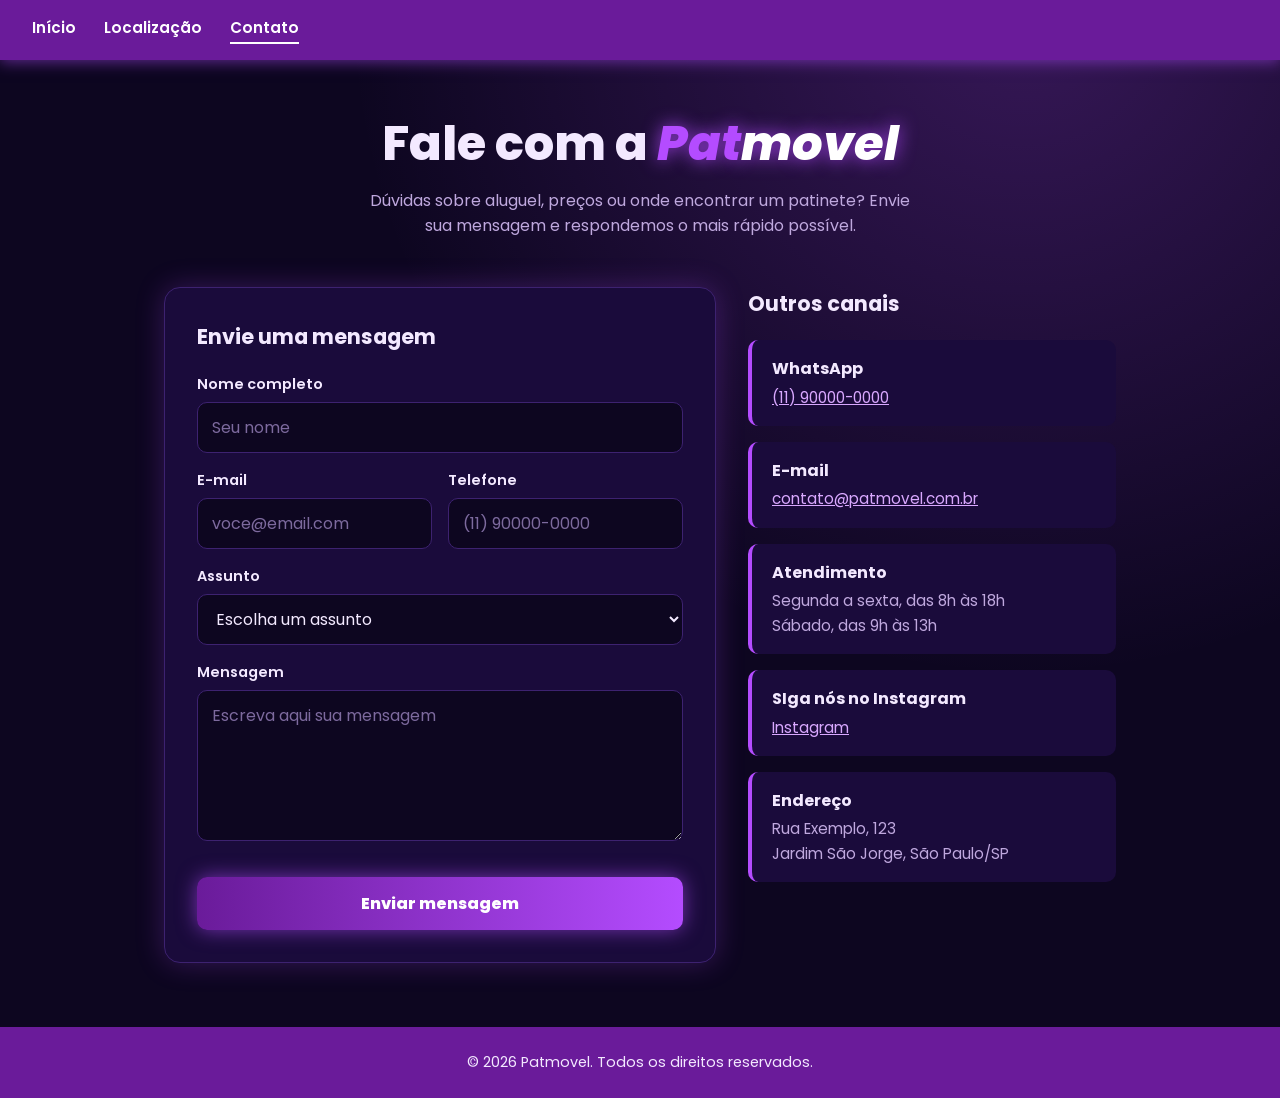
<file: contato.html>
<!DOCTYPE html>
<html lang="pt-BR">
<head>
  <meta charset="UTF-8">
  <meta name="viewport" content="width=device-width, initial-scale=1.0">
  <title>Contato | Patmovel</title>
  <link rel="preconnect" href="https://fonts.googleapis.com">
  <link rel="preconnect" href="https://fonts.gstatic.com" crossorigin>
  <link href="https://fonts.googleapis.com/css2?family=Poppins:ital,wght@0,400;0,600;0,800;1,800&display=swap" rel="stylesheet">
  <link rel="stylesheet" href="contato.css">
</head>
<body>


  <header class="topo">
    <nav class="menu" aria-label="Menu principal">
      <a href="home.html">Início</a>
      <a href="Localização.html">Localização</a>
      <a href="contato.html" class="ativo" aria-current="page">Contato</a>
    </nav>
  </header>

  <main>
    <section class="intro">
      <h1>Fale com a <span class="marca">Pat<strong>movel</strong></span></h1>
      <p>Dúvidas sobre aluguel, preços ou onde encontrar um patinete? Envie sua mensagem e respondemos o mais rápido possível.</p>
    </section>

    <section class="conteudo">

      <form class="formulario" action="mailto:contato@patmovel.com.br" method="post" enctype="text/plain">
        <h2>Envie uma mensagem</h2>

        <label for="nome">Nome completo</label>
        <input type="text" id="nome" name="nome" placeholder="Seu nome" required>

        <div class="linha">
          <div>
            <label for="email">E-mail</label>
            <input type="email" id="email" name="email" placeholder="voce@email.com" required>
          </div>
          <div>
            <label for="telefone">Telefone</label>
            <input type="tel" id="telefone" name="telefone" placeholder="(11) 90000-0000">
          </div>
        </div>

        <label for="assunto">Assunto</label>
        <select id="assunto" name="assunto" required>
          <option value="" disabled selected>Escolha um assunto</option>
          <option>Dúvida sobre aluguel</option>
          <option>Preços e planos</option>
          <option>Problema com um patinete</option>
          <option>Sugestão</option>
          <option>Outro</option>
        </select>

        <label for="mensagem">Mensagem</label>
        <textarea id="mensagem" name="mensagem" rows="5" placeholder="Escreva aqui sua mensagem" required></textarea>

        <button type="submit">Enviar mensagem</button>
      </form>

      <aside class="info">
        <h2>Outros canais</h2>

        <div class="card">
          <h3>WhatsApp</h3>
          <p><a href="https://wa.me/5511900000000">(11) 90000-0000</a></p>
        </div>

        <div class="card">
          <h3>E-mail</h3>
          <p><a href="mailto:contato@patmovel.com.br">contato@patmovel.com.br</a></p>
        </div>

        <div class="card">
          <h3>Atendimento</h3>
          <p>Segunda a sexta, das 8h às 18h<br>Sábado, das 9h às 13h</p>
        </div>

        <div class="card">
          <h3>SIga nós no Instagram</h3>
          <p>
            <a href="https://www.instagram.com/patmovel" target="_blank" rel="noopener noreferrer">Instagram</a><br>
            
          </p>
        </div>
        <div class="card">
          <h3>Endereço</h3>
          <p>Rua Exemplo, 123<br>Jardim São Jorge, São Paulo/SP</p>
        </div>

        
      </aside>

    </section>
  </main>

  <footer class="rodape">
    <p>&copy; 2026 Patmovel. Todos os direitos reservados.</p>
  </footer>

</body>
</html>
</file>
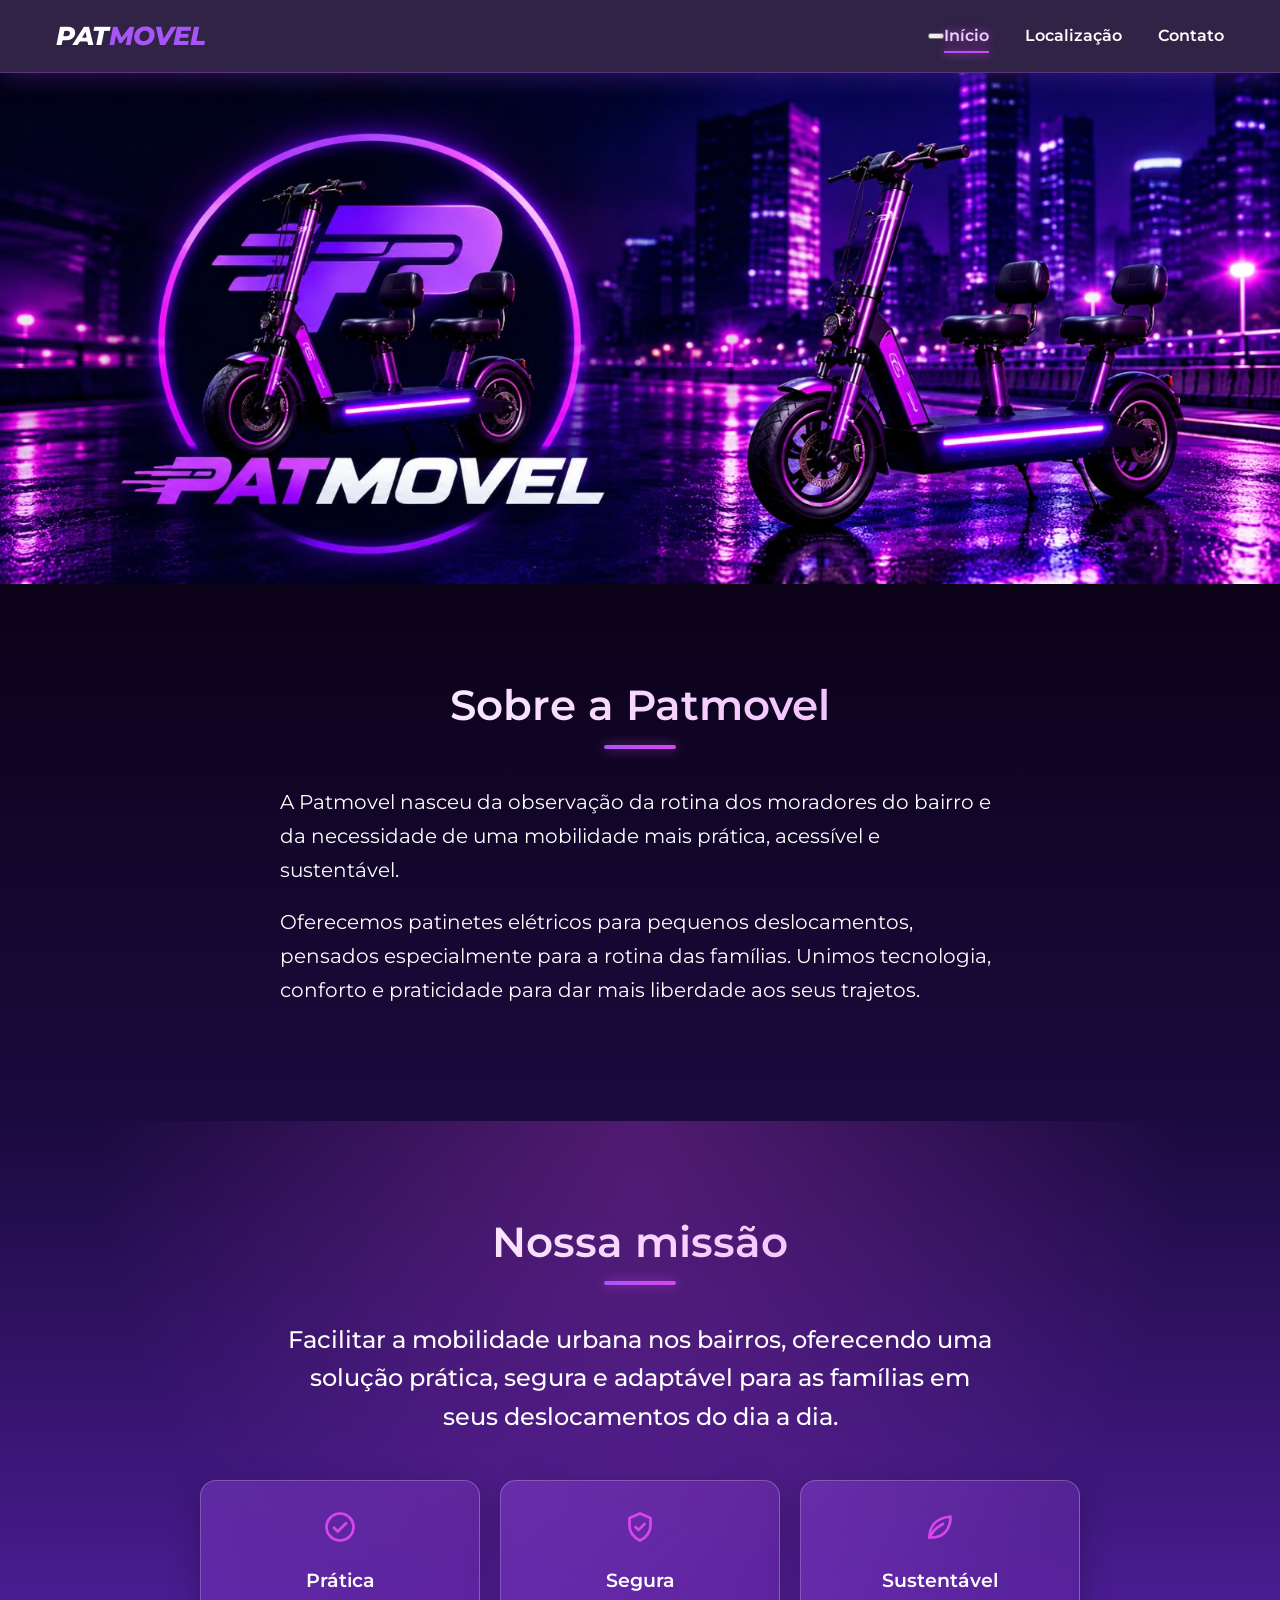
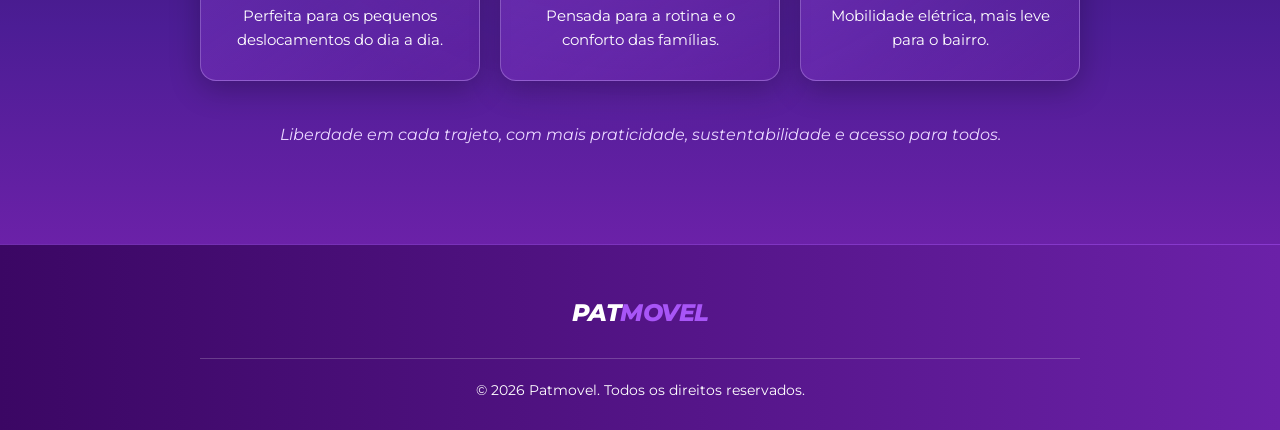
<file: home.html>
<!DOCTYPE html>
<html lang="pt-br">
<head>
    <meta charset="UTF-8">
    <meta name="viewport" content="width=device-width, initial-scale=1.0">
    <title>Patinetes</title>
    <link rel="stylesheet" href="reset.css">
    <link rel="stylesheet" href="home.css">
    <link rel="preconnect" href="https://fonts.googleapis.com">
<link rel="preconnect" href="https://fonts.gstatic.com" crossorigin>
<link href="https://fonts.googleapis.com/css2?family=Montserrat:ital,wght@0,100..900;1,100..900&display=swap" rel="stylesheet">
</head>

<body>
  <header>
    <div class="tudo">
    <nav class="menu" aria-label="Menu principal">
  <a href="#inicio" class="logo">PAT<span>MOVEL</span></a>

  <button class="patmovel" aria-label="Abrir menu" aria-expanded="false" aria-controls="links">
    <span></span><span></span><span></span>
  </button>

  <ul class="links" id="links">
    <li><a href="home.html" class="ativo">Início</a></li>
    <li><a href="Localização.html">Localização</a></li>
    <li><a href="contato.html">Contato</a></li>
  </ul>
</nav>
</header>

   <main>
     <img src="./patmovel.jpeg" alt="logo patmovel" class="logo">
     <section class="secao" id="sobre">
  <div class="container">
    <h2>Sobre a Patmovel</h2>
    <p class="texto">A Patmovel nasceu da observação da rotina dos moradores do bairro e da necessidade de uma mobilidade mais prática, acessível e sustentável.</p>
    <p class="texto">Oferecemos patinetes elétricos para pequenos deslocamentos, pensados especialmente para a rotina das famílias. Unimos tecnologia, conforto e praticidade para dar mais liberdade aos seus trajetos.</p>
  </div>
</section>

    <section class="secao alt" id="missao">
  <div class="container">
    <h2>Nossa missão</h2>
    <p class="destaque">Facilitar a mobilidade urbana nos bairros, oferecendo uma solução prática, segura e adaptável para as famílias em seus deslocamentos do dia a dia.</p>

    <div class="cards">
      <div class="card">
        <svg viewBox="0 0 24 24" aria-hidden="true"><circle cx="12" cy="12" r="9"/><path d="M8 12.5l2.5 2.5L16 9.5"/></svg>
        <h3>Prática</h3>
        <p>Perfeita para os pequenos deslocamentos do dia a dia.</p>
      </div>
      <div class="card">
        <svg viewBox="0 0 24 24" aria-hidden="true"><path d="M12 3l7 3v5c0 4.5-3 8-7 10-4-2-7-5.5-7-10V6l7-3z"/><path d="M9 12l2 2 4-4"/></svg>
        <h3>Segura</h3>
        <p>Pensada para a rotina e o conforto das famílias.</p>
      </div>
      <div class="card">
        <svg viewBox="0 0 24 24" aria-hidden="true"><path d="M5 19c0-8 5-13 14-14 0 9-5 14-13 14"/><path d="M5 19c2-4 5-7 9-9"/></svg>
        <h3>Sustentável</h3>
        <p>Mobilidade elétrica, mais leve para o bairro.</p>
      </div>
    </div>

    <p class="fecho">Liberdade em cada trajeto, com mais praticidade, sustentabilidade e acesso para todos.</p>
  </div>
</section>
    
   <footer class="rodape">
  <div class="container">
    <a href="#inicio" class="logo">PAT<span>MOVEL</span></a>
  <p class="copy">© 2026 Patmovel. Todos os direitos reservados.</p>
</footer>
</div>



</body>
</html>
</file>
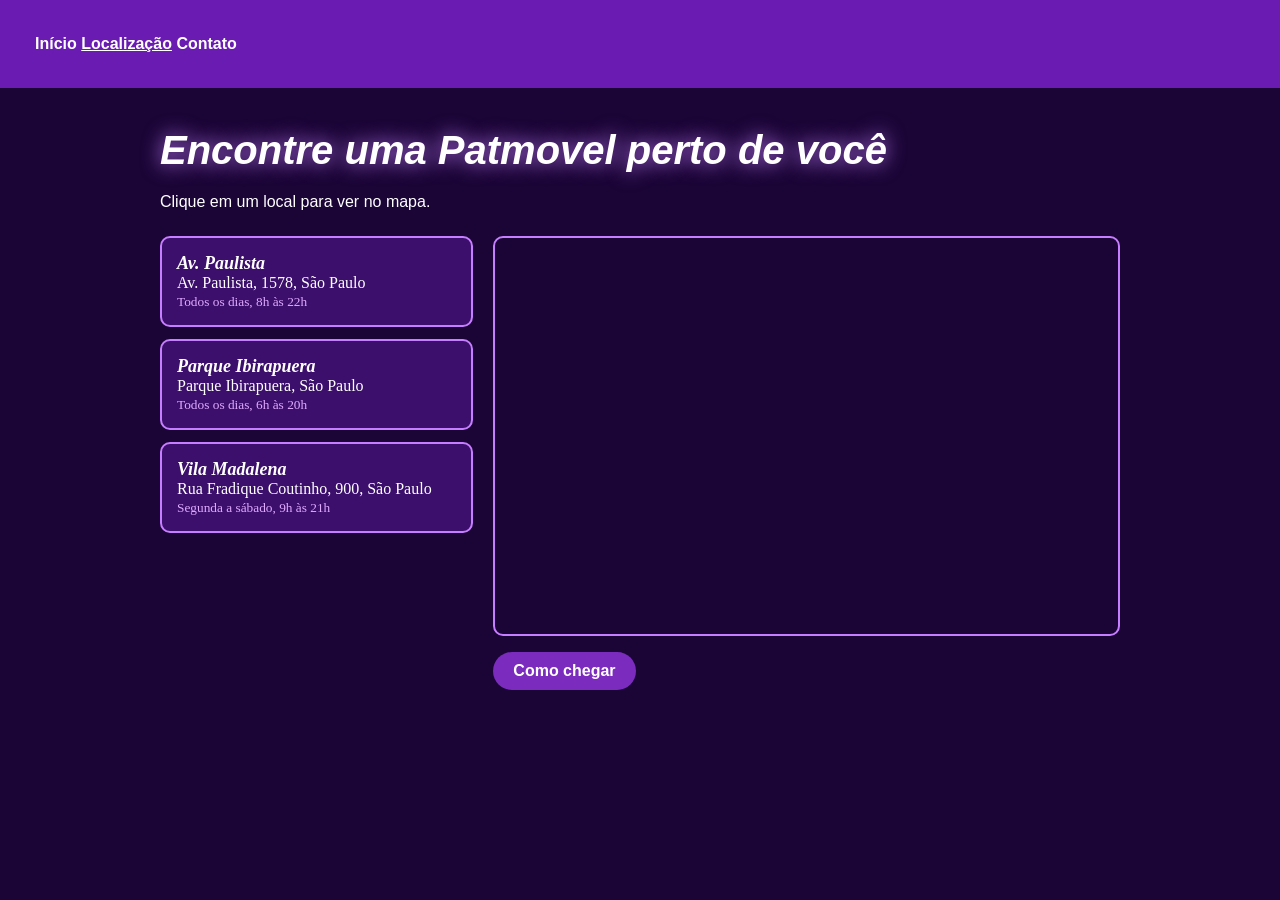
<file: Localização.html>
<!DOCTYPE html>
<html lang="pt-BR">
<head>
  <meta charset="UTF-8">
  <meta name="viewport" content="width=device-width, initial-scale=1">
  <title>Localização | Patmovel</title>
 

  <link rel="preconnect" href="https://fonts.googleapis.com">
  <link rel="preconnect" href="https://fonts.gstatic.com" crossorigin>
  <link href="https://fonts.googleapis.com/css2?family=Exo+2:ital,wght@0,400;0,600;1,700;1,800&display=swap" rel="stylesheet">
 

  <link rel="stylesheet" href="Localização.css">
</head>
<body>
 
  <header>
    <nav>
      <a href="home.html">Início</a>
      <a href="Localização.html" class="ativo">Localização</a>
      <a href="contato.html">Contato</a>
    </nav>
  </header>
    
  <main>
    
    <h1>Encontre uma Patmovel perto de você</h1>
    <p>Clique em um local para ver no mapa.</p>
 
    <div class="conteudo">
 
      <div class="lista">
 
        <button onclick="mostrarMapa('Av. Paulista, 1578, São Paulo')">
          <h2>Av. Paulista</h2>
          <p>Av. Paulista, 1578, São Paulo</p>
          <small>Todos os dias, 8h às 22h</small>
        </button>
 
        <button onclick="mostrarMapa('Parque Ibirapuera, São Paulo')">
          <h2>Parque Ibirapuera</h2>
          <p>Parque Ibirapuera, São Paulo</p>
          <small>Todos os dias, 6h às 20h</small>
        </button>
 
        <button onclick="mostrarMapa('Rua Fradique Coutinho, 900, São Paulo')">
          <h2>Vila Madalena</h2>
          <p>Rua Fradique Coutinho, 900, São Paulo</p>
          <small>Segunda a sábado, 9h às 21h</small>
        </button>
 
      </div>
 
    
      <div class="mapa">
        <iframe id="mapa" title="Mapa"
          src="https://www.google.com/maps?q=Av.+Paulista,+1578,+São+Paulo&output=embed"></iframe>
 
        <a id="rota" class="botao" target="_blank"
          href="https://www.google.com/maps/dir/?api=1&destination=Av.+Paulista,+1578,+São+Paulo">
          Como chegar
        </a>
      </div>
 
    </div>
  </main>
 
  <script>
    function mostrarMapa(endereco) {
      var endereco = encodeURIComponent(endereco); 
 
      document.getElementById("mapa").src =
        "https://www.google.com/maps?q=" + endereco + "&output=embed";
 
      document.getElementById("rota").href =
        "https://www.google.com/maps/dir/?api=1&destination=" + endereco;
    }
  </script>
 
</body>
</html>
</file>
<file: contato.css>
:root {
  --fundo: #0d0620;          
  --fundo-card: #1a0b3b;     
  --roxo-menu: #6a1b9a;      
  --roxo-neon: #b44cff;      
  --lilas: #d9a8ff;
  --texto: #f3e9ff;
  --texto-suave: #bfa8de;
  --borda: #3d2270;
}

* {
  box-sizing: border-box;
  margin: 0;
  padding: 0;
}

body {
  font-family: "Poppins", Arial, sans-serif;
  background:
    radial-gradient(circle at 80% 0%, rgba(180, 76, 255, 0.25), transparent 45%),
    var(--fundo);
  color: var(--texto);
  line-height: 1.6;
  min-height: 100vh;
}

a {
  color: var(--lilas);
}

.topo {
  background: var(--roxo-menu);
  box-shadow: 0 2px 14px rgba(180, 76, 255, 0.5);
  position: sticky;
  top: 0;
  z-index: 10;
}

.menu {
  display: flex;
  flex-wrap: wrap;
  gap: 28px;
  padding: 16px 32px;
}

.menu a {
  color: #fff;
  text-decoration: none;
  font-weight: 600;
  font-size: 0.95rem;
  padding-bottom: 2px;
  border-bottom: 2px solid transparent;
  transition: border-color 0.2s;
}

.menu a:hover,
.menu a.ativo {
  border-bottom-color: #fff;
}

.intro {
  max-width: 720px;
  margin: 0 auto;
  padding: 56px 24px 24px;
  text-align: center;
}

.intro h1 {
  font-size: clamp(2rem, 5vw, 3rem);
  font-weight: 800;
  line-height: 1.15;
  margin-bottom: 16px;
}

.marca {
  font-style: italic;
  color: var(--roxo-neon);
  text-shadow: 0 0 18px rgba(180, 76, 255, 0.8);
}

.marca strong {
  color: #fff;
  font-weight: 800;
}

.intro p {
  color: var(--texto-suave);
  max-width: 56ch;
  margin: 0 auto;
}

.conteudo {
  display: grid;
  grid-template-columns: 1.5fr 1fr;
  gap: 32px;
  max-width: 1000px;
  margin: 0 auto;
  padding: 24px 24px 64px;
}

h2 {
  font-size: 1.3rem;
  margin-bottom: 20px;
}

.formulario {
  background: var(--fundo-card);
  border: 1px solid var(--borda);
  border-radius: 16px;
  padding: 32px;
  box-shadow: 0 0 28px rgba(180, 76, 255, 0.25);
}

.formulario label {
  display: block;
  font-size: 0.9rem;
  font-weight: 600;
  margin: 16px 0 6px;
}

.formulario input,
.formulario select,
.formulario textarea {
  width: 100%;
  padding: 12px 14px;
  font-family: inherit;
  font-size: 1rem;
  color: var(--texto);
  background: var(--fundo);
  border: 1px solid var(--borda);
  border-radius: 10px;
  transition: border-color 0.2s, box-shadow 0.2s;
}

.formulario textarea {
  resize: vertical;
}

.formulario input::placeholder,
.formulario textarea::placeholder {
  color: #7d6a9e;
}

.formulario input:focus,
.formulario select:focus,
.formulario textarea:focus {
  outline: none;
  border-color: var(--roxo-neon);
  box-shadow: 0 0 0 3px rgba(180, 76, 255, 0.35);
}

.linha {
  display: grid;
  grid-template-columns: 1fr 1fr;
  gap: 16px;
}

.formulario button {
  width: 100%;
  margin-top: 28px;
  padding: 14px;
  font-family: inherit;
  font-size: 1rem;
  font-weight: 800;
  color: #fff;
  background: linear-gradient(90deg, var(--roxo-menu), var(--roxo-neon));
  border: none;
  border-radius: 10px;
  cursor: pointer;
  box-shadow: 0 0 20px rgba(180, 76, 255, 0.6);
  transition: transform 0.15s, box-shadow 0.2s;
}

.formulario button:hover {
  transform: translateY(-2px);
  box-shadow: 0 0 30px rgba(180, 76, 255, 0.9);
}

.formulario button:focus-visible {
  outline: 3px solid #fff;
  outline-offset: 3px;
}

.card {
  background: var(--fundo-card);
  border-left: 4px solid var(--roxo-neon);
  border-radius: 10px;
  padding: 16px 20px;
  margin-bottom: 16px;
}

.card h3 {
  font-size: 1rem;
  margin-bottom: 4px;
}

.card p {
  color: var(--texto-suave);
  font-size: 0.95rem;
}

.rodape {
  text-align: center;
  padding: 24px;
  background: var(--roxo-menu);
  font-size: 0.9rem;
}


@media (max-width: 800px) {
  .conteudo {
    grid-template-columns: 1fr;
  }
}

@media (max-width: 500px) {
  .menu {
    gap: 16px;
    padding: 14px 16px;
  }

  .linha {
    grid-template-columns: 1fr;
    gap: 0;
  }

  .formulario {
    padding: 22px;
  }
}
</file>
<file: home.css>
body {
    
font-family: "Montserrat", sans-serif;
background: var(--fundo2);
  color: var(--texto);
  line-height: 1.7;
}


header{
   width: 100%;

}

.tudo{
  width: 100%;
}

:root {
  --roxo: #a855f7;
  --rosa: #d946ef;
  --lilas: #e9d5ff;
}

.menu {
  position: sticky;
  top: 0;
  z-index: 100;
  display: flex;
  align-items: center;
  justify-content: flex-start;
  height: 72px;
  padding: 0 clamp(20px, 5vw, 56px);
  background: rgba(20, 5, 45, 0.88);
  backdrop-filter: blur(10px);
  border-bottom: 1px solid rgba(168, 85, 247, 0.35);
  box-shadow: 0 4px 24px rgba(168, 85, 247, 0.25);
  font-family: "Montserrat", Arial, sans-serif;
}


.logo {
  font-size: 26px;
  font-weight: 800;
  font-style: italic;
  letter-spacing: -0.5px;
  text-decoration: none;
  color: #fff;
  margin-right: clamp(48px, 7vw, 104px); 
  display: block;
  width: 100%;
}
.logo span { color: var(--roxo); }
.logo img { 
  height: 44px; display: block; 
}

.links {
  display: flex;
  align-items: center;
  flex: 1;
  gap: 36px;
  list-style: none;
  margin: 0;
  padding: 0;
}

.links a {
  white-space: nowrap;
  position: relative;
  padding: 8px 0;
  color: #fff;
  font-size: 16px;
  font-weight: 600;
  text-decoration: none;
  transition: color .25s, text-shadow .25s;
  color: white;
}


.links a:not(.btn)::after {
  content: "";
  position: absolute;
  left: 0;
  bottom: 0;
  width: 0;
  height: 2px;
  background: linear-gradient(90deg, var(--roxo), var(--rosa));
  box-shadow: 0 0 8px var(--rosa);
  transition: width .25s;
}
.links a:not(.btn):hover,
.links a.ativo {
  color: var(--lilas);
  text-shadow: 0 0 10px rgba(217, 70, 239, .7);
}
.links a:not(.btn):hover::after,
.links a.ativo::after { width: 100%; }

.links a:focus-visible {
  outline: 2px solid var(--rosa);
  outline-offset: 4px;
  border-radius: 4px;
}



.logo{
    width: 100%;
   font-size: 26px;
  font-weight: 800;
  font-style: italic;
  letter-spacing: -0.5px;
  text-decoration: none;
  color: #fff;
}


.titulo {
    color: black;
    font-size: 24px;
    margin: 0;  
}
    
.secao {
  position: relative;
  padding: clamp(56px, 9vw, 96px) 20px;
  
}

#sobre {
  background: linear-gradient(180deg, #0b0218 0%, #1b0a3f 100%);
  
}

.secao.alt {
  background:
    radial-gradient(ellipse at 50% 0%, rgba(217, 70, 239, .28), transparent 60%),
    linear-gradient(180deg, #1b0a3f 0%, #4c1d95 70%, #6b21a8 100%);
}

.container {
  max-width: 880px;
  margin: 0 auto;

}


h2 {
  font-size: clamp(30px, 5vw, 42px);
  font-weight: 600;
  text-align: center;
  line-height: 1.2;
  margin-bottom: 36px;
  background: linear-gradient(90deg, #fff, #f0abfc);
  -webkit-background-clip: text;
  background-clip: text;
  -webkit-text-fill-color: transparent;
}
h2::after {
  content: "";
  display: block;
  width: 72px;
  height: 4px;
  margin: 14px auto 0;
  border-radius: 4px;
  background: linear-gradient(90deg, var(--roxo), var(--rosa));
  box-shadow: 0 0 12px rgba(217, 70, 239, .6);
}

.texto {
  font-size: 20px;
  max-width: 720px;
  margin: 0 auto 18px;
  color: white;
}

.destaque {
  font-size: clamp(20px, 3vw, 24px);
  font-weight: 500;
  color: purple;
  text-align: center;
  max-width: 720px;
  margin: 0 auto;
  line-height: 1.6;
color: white;
}

.cards {
  display: grid;
  grid-template-columns: repeat(auto-fit, minmax(220px, 1fr));
  gap: 20px;
  margin-top: 44px;
  color: white;
}
.card {
  padding: 28px 24px;
  border-radius: 16px;
  background: linear-gradient(145deg, rgba(168, 85, 247, .30), rgba(217, 70, 239, .08));
  border: 1px solid rgba(216, 180, 254, .35);
  box-shadow: 0 8px 30px rgba(0, 0, 0, .25);
  text-align: center;
  color: white;

  
}
.card:hover {
  background: linear-gradient(145deg, rgba(168, 85, 247, .45), rgba(217, 70, 239, .15));
  border-color: rgba(217, 70, 239, .35);
  box-shadow: 0 12px 36px rgba(0, 0, 0, .35);
  border-radius: 20px;
  transform:scale(1.1);
}

.card:active{
  background:#3b0764


}

.card svg {
  width: 36px;
  height: 36px;
  stroke: var(--rosa);
  fill: none;
  stroke-width: 1.8;
  stroke-linecap: round;
  stroke-linejoin: round;
  margin-bottom: 12px;
}
.card h3 { font-size: 19px; font-weight: 600; color: #fff; margin-bottom: 6px; }
.card p  { font-size: 15px; line-height: 1.6; }

.fecho {
  margin-top: 40px;
  text-align: center;
  font-size: 16px;
  color: var(--lilas);
  font-style: italic;
}


.rodape {
  padding: 48px 20px 28px;
  background: linear-gradient(90deg, #3b0764, #6b21a8);
  border-top: 1px solid rgba(168, 85, 247, .5);
  text-align: center;
  font-size: 25px;
}
.rodape .container {
  display: flex;
  flex-wrap: wrap;
  justify-content: space-between;
  align-items: center;
  gap: 24px;
  text-align: center; 
}
.rodape .logo { margin: 0; font-size: 24px; }


.copy {
  width: 100%;
  margin-top: 32p1x;
  padding-top: 20px;
  border-top: 1px solid rgba(255, 255, 255, .2);
  font-size: 14px;
  text-align: center;
  color: white;
 
}
</file>
<file: Localização.css>
* {
  box-sizing: border-box;
  margin: 0;
  padding: 0;
}
 
body {
  font-family: "Montserrat", Arial, sans-serif;  
  background-color: #1a0536;   
  color: white;
}


header {
  background-color: #6a1bb1;   
  padding: 35px;
}
.tit



nav {
  display: flex;
  gap: 25px;
}
 
nav a {
  color: white;
  text-decoration: none;
  font-weight: 600;
}
 
nav a:hover,
nav a.ativo {
  text-decoration: underline;  
}
 

main {
  max-width: 1000px;
  margin: 0 auto;     
  padding: 40px 20px;
}
 
h1 {
  font-size: 40px;
  font-style: italic;  
  font-weight: 800;     
  text-shadow: 0 0 20px #c77dff;  
  margin-bottom: 20px;
}
 
.conteudo {
  display: flex;      
  flex-wrap: wrap;    
  gap: 20px;
  margin-top: 25px;
}
 
.lista {
  flex: 1;
  min-width: 280px;
  display: flex;
  flex-direction: column;
  gap: 12px;
}
 
.lista button {
  font-family: "Exo 2, arial, sans-serif";  
  text-align: left;
  color: white;
  background-color: #3b0f6b;
  border: 2px solid #c77dff;
  border-radius: 10px;
  padding: 15px;
  cursor: pointer;
  font-size: 16px;
}
 
.lista button:hover {
  background-color: #7b2cbf;  
}
 
.lista h2 {
  font-size: 18px;
  font-style: italic;
  font-weight: 700;
}
 
.lista small {
  color: #e0aaff;
}
 

.mapa {
  flex: 2;
  min-width: 300px;
}
 
.mapa iframe {
  width: 100%;
  height: 400px;
  border: 2px solid #c77dff;
  border-radius: 10px;
}
 
.botao {
  display: inline-block;
  margin-top: 12px;
  padding: 10px 20px;
  background-color: #7b2cbf;
  color: white;
  text-decoration: none;
  font-weight: bold;
  border-radius: 20px;
}
 
.botao:hover {
  background-color: #c77dff;
}
</file>
